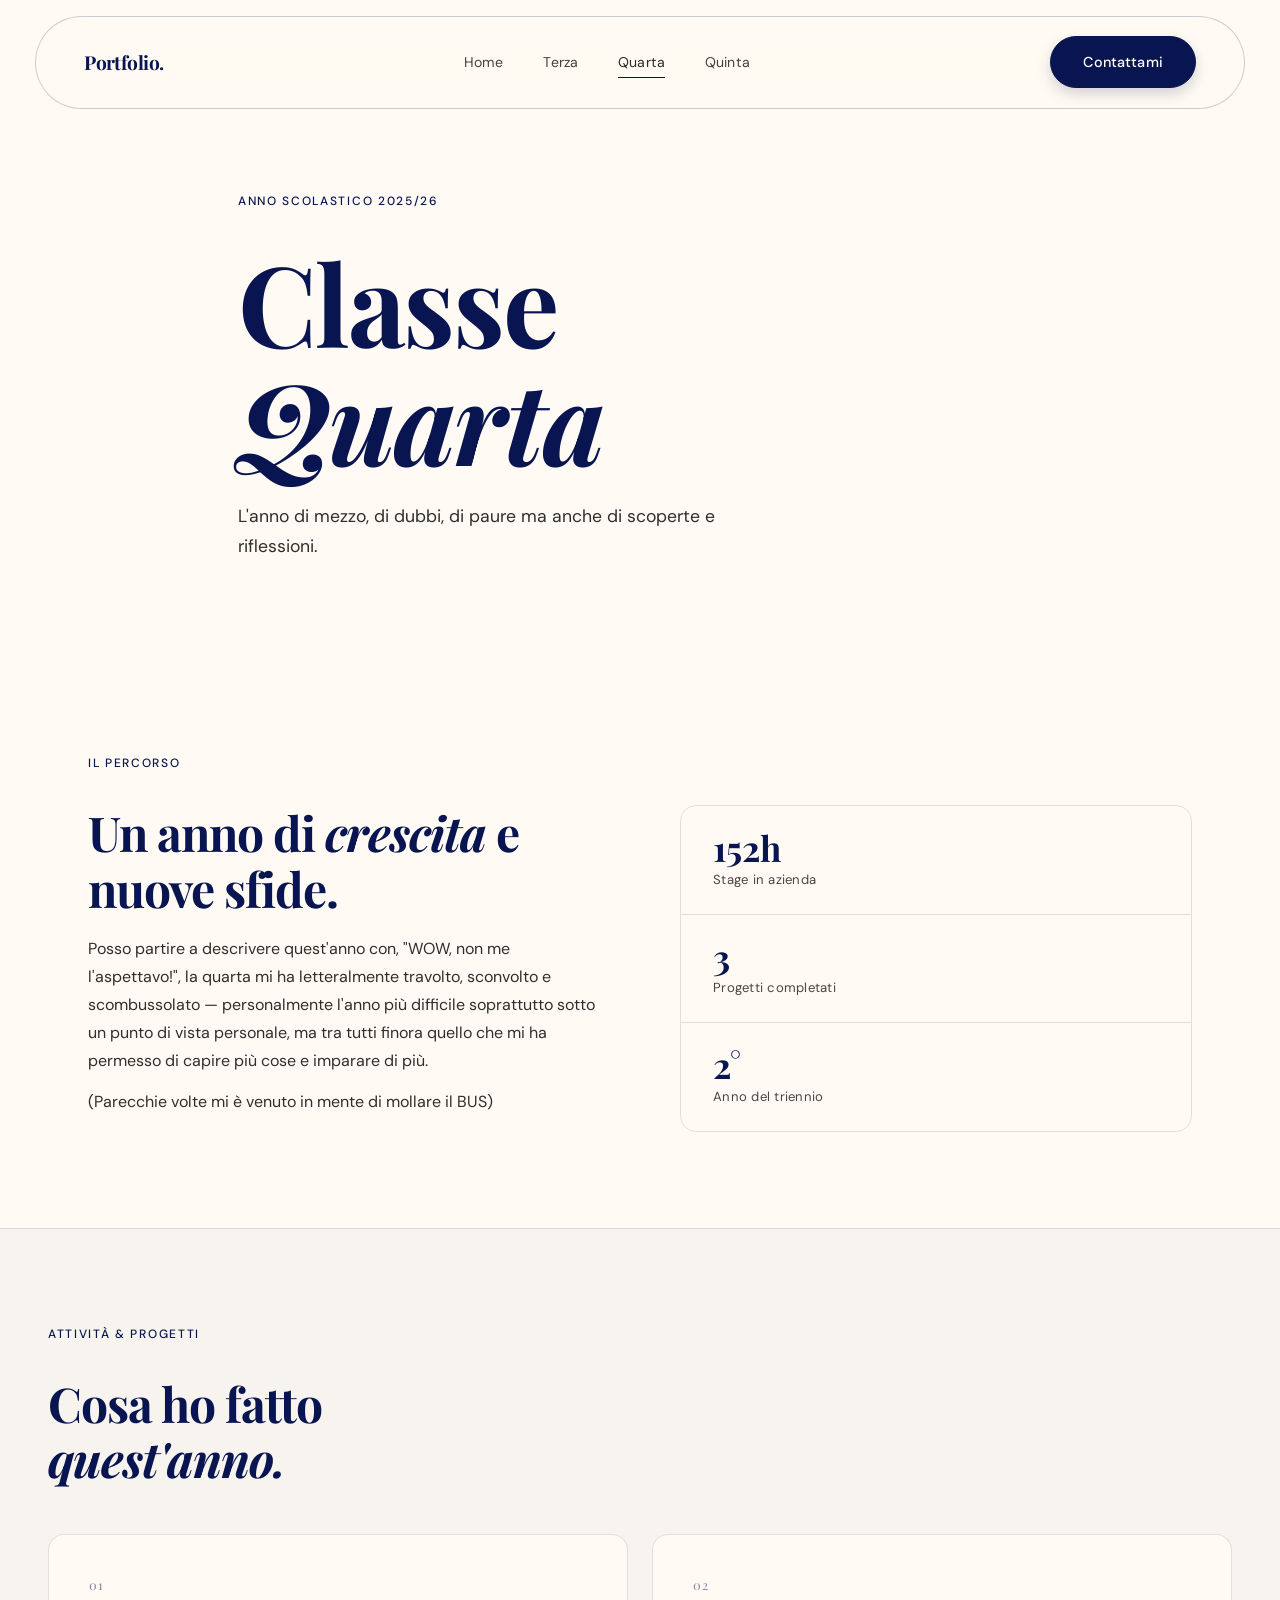
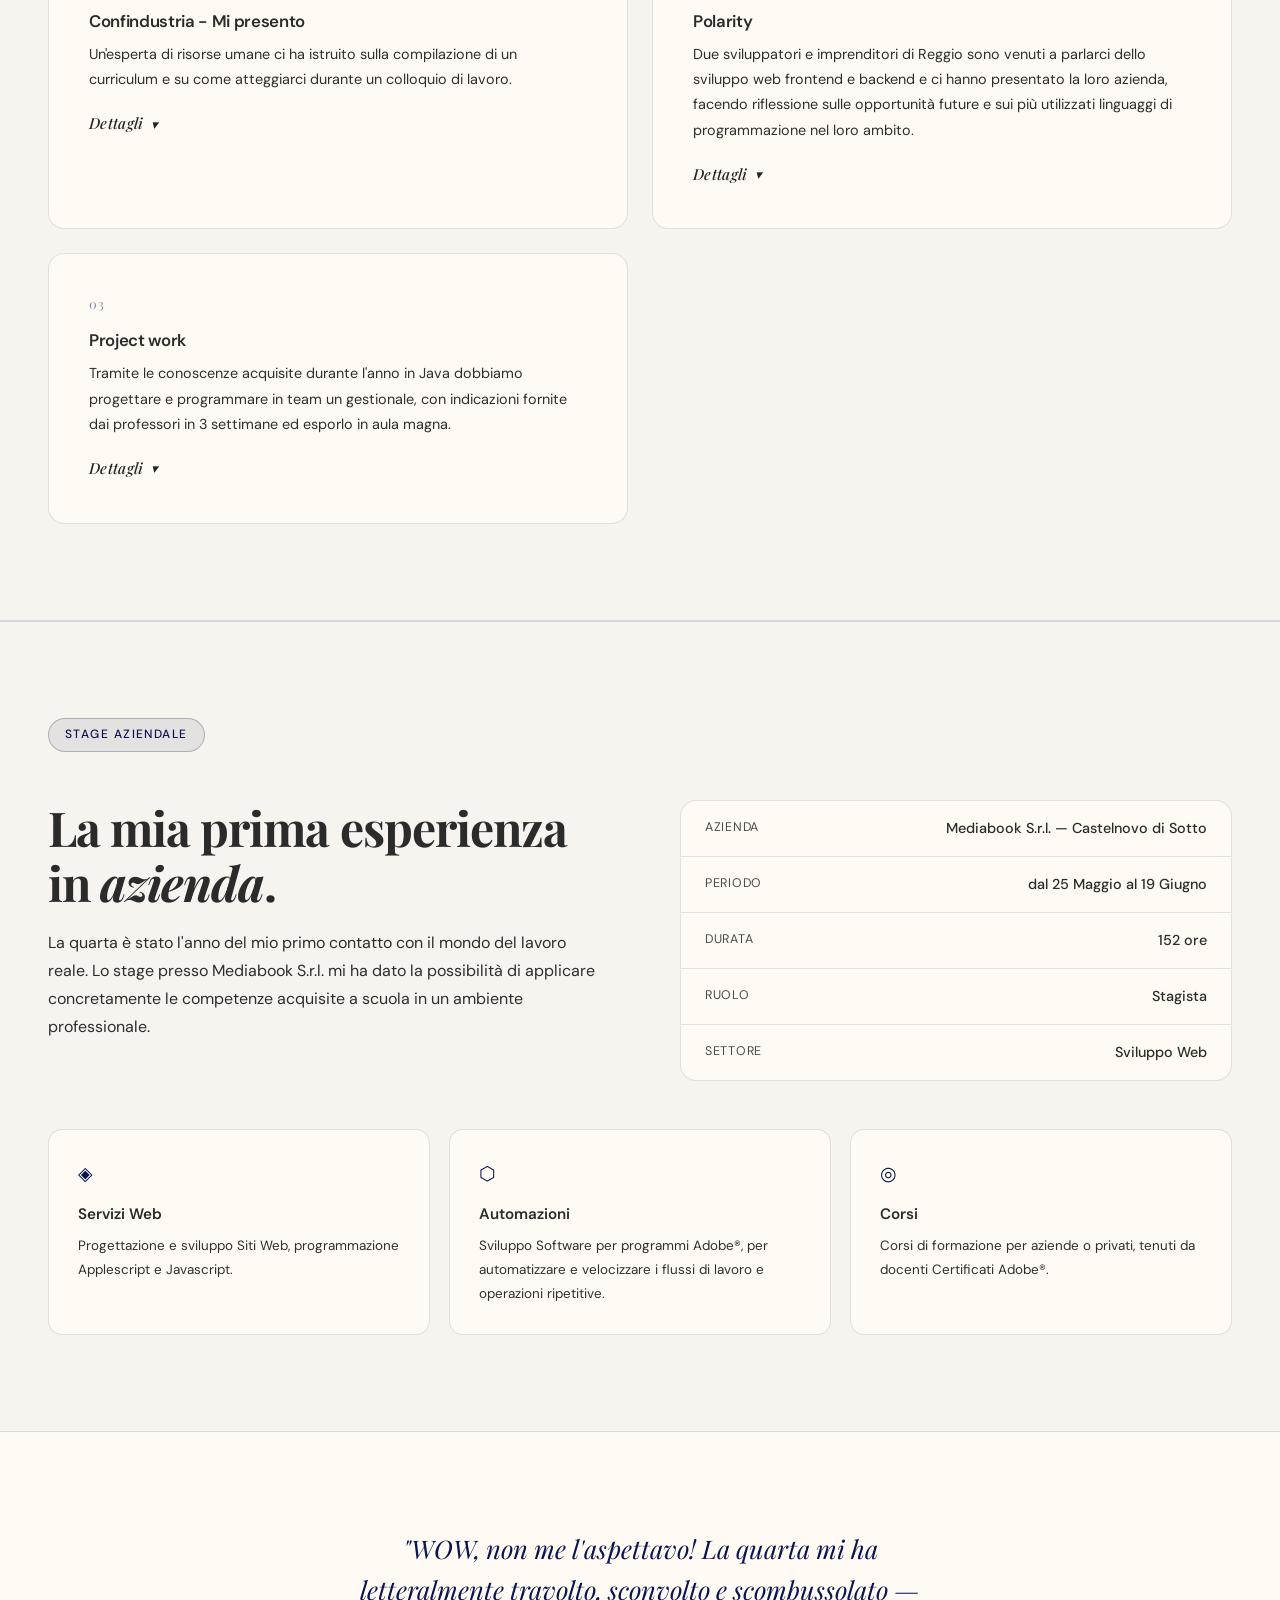
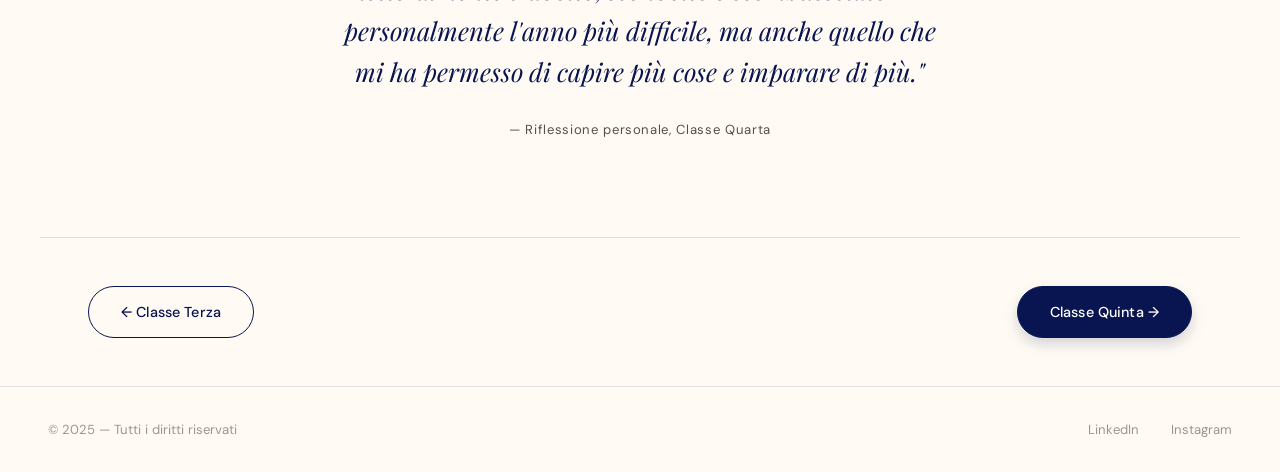
<file: quarta.html>
<!DOCTYPE html>
<html lang="it">
<head>
  <meta charset="UTF-8"/>
  <meta name="viewport" content="width=device-width, initial-scale=1.0"/>
  <title>2025/26</title>
  <link rel="stylesheet" href="style.css"/>
  <link rel="preconnect" href="https://fonts.googleapis.com">
  <link href="https://fonts.googleapis.com/css2?family=Playfair+Display:ital,wght@0,400;0,700;1,400&family=DM+Sans:wght@300;400;500&display=swap" rel="stylesheet">
</head>
<body>

  <nav class="nav">
    <div class="nav-logo">Portfolio.</div>
    <div class="nav-links">
      <a href="index.html">Home</a>
      <a href="terza.html">Terza</a>
      <a href="quarta.html" class="active">Quarta</a>
      <a href="quinta.html">Quinta</a>
    </div>
    <div class="nav-contact">
      <a href="mailto:lannunziata.riccardo@gmail.com" class="btn-pill">Contattami</a>
    </div>
    <button class="hamburger" onclick="toggleMenu()">&#9776;</button>
  </nav>

  <div class="mobile-menu" id="mobileMenu">
    <a href="index.html" onclick="toggleMenu()">Home</a>
    <a href="terza.html" onclick="toggleMenu()">Terza</a>
    <a href="quarta.html" onclick="toggleMenu()">Quarta</a>
    <a href="quinta.html" onclick="toggleMenu()">Quinta</a>
  </div>

  <section class="page-hero">
    <div class="page-hero-label fade-in">Anno Scolastico 2025/26</div>
    <h1 class="page-hero-title fade-in delay-1">Classe<br><em>Quarta</em></h1>
    <p class="page-hero-sub fade-in delay-2">L'anno di mezzo, di dubbi, di paure ma anche di scoperte e riflessioni.</p>
  </section>

  <section class="page-section">
    <div class="section-label fade-in-section">Il percorso</div>
    <div class="two-col">
      <div class="fade-in-section">
        <h2>Un anno di <em>crescita</em> e nuove sfide.</h2>
        <p>Posso partire a descrivere quest'anno con, "WOW, non me l'aspettavo!", la quarta mi ha letteralmente travolto, sconvolto e scombussolato — personalmente l'anno più difficile soprattutto sotto un punto di vista personale, ma tra tutti finora quello che mi ha permesso di capire più cose e imparare di più.</p>
        <p>(Parecchie volte mi è venuto in mente di mollare il BUS)</p>
      </div>
      <div class="stat-stack fade-in-section delay-1">
        <div class="stat-item">
          <span class="stat-num">152h</span>
          <span class="stat-label">Stage in azienda</span>
        </div>
        <div class="stat-item">
          <span class="stat-num">3</span>
          <span class="stat-label">Progetti completati</span>
        </div>
        <div class="stat-item">
          <span class="stat-num">2°</span>
          <span class="stat-label">Anno del triennio</span>
        </div>
      </div>
    </div>
  </section>

  <!-- ATTIVITÀ -->
  <section class="page-section alt-bg">
    <div class="section-label fade-in-section">Attività & Progetti</div>
    <h2 class="fade-in-section">Cosa ho fatto<br><em>quest'anno.</em></h2>
    <div class="activity-grid">
      <div class="activity-card fade-in-section">
        <div class="activity-num">01</div>
        <h3>Confindustria - Mi presento</h3>
        <p>Un'esperta di risorse umane ci ha istruito sulla compilazione di un curriculum e su come atteggiarci durante un colloquio di lavoro.</p>
        <button class="details-toggle" data-detail-title="Confindustria - Mi presento" data-detail-description="Un'esperta di risorse umane ci ha istruito sulla compilazione di un curriculum e su come atteggiarci durante un colloquio di lavoro." data-detail-tech="sapere compilare un curriculum e gestire un colloquio di lavoro." data-detail-soft="ascolto." data-detail-role="Ascoltatore" data-detail-results="---" data-detail-reflection="Molto utile soprattutto la parte in cui ci spiegava la struttura del curriculum.">Dettagli <span class="details-arrow">▾</span></button>
      </div>
      <div class="activity-card fade-in-section delay-1">
        <div class="activity-num">02</div>
        <h3>Polarity</h3>
        <p>Due sviluppatori e imprenditori di Reggio sono venuti a parlarci dello sviluppo web frontend e backend e ci hanno presentato la loro azienda, facendo riflessione sulle opportunità future e sui più utilizzati linguaggi di programmazione nel loro ambito.</p>
        <button class="details-toggle" data-detail-title="Polarity" data-detail-description="Due sviluppatori e imprenditori di Reggio sono venuti a parlarci dello sviluppo web frontend e backend e ci hanno presentato la loro azienda, facendo riflessione sulle opportunità future e sui più utilizzati linguaggi di programmazione nel loro ambito." data-detail-tech="Linguaggi web developement, struttura client server, linguaggi del futuro." data-detail-soft="ascolto e saper compilare un questionario valutato." data-detail-role="Ascoltatore" data-detail-results="---" data-detail-reflection="Una delle esperienze più utili e avvolgenti che abbia mai fatto, ne sono uscito migliorato e aggiornato per il futuro.">Dettagli <span class="details-arrow">▾</span></button>
      </div>
      <div class="activity-card fade-in-section delay-2">
        <div class="activity-num">03</div>
        <h3>Project work</h3>
        <p>Tramite le conoscenze acquisite durante l'anno in Java dobbiamo progettare e programmare in team un gestionale, con indicazioni fornite dai professori in 3 settimane ed esporlo in aula magna.</p>
        <button class="details-toggle" data-detail-title="Project work" data-detail-description="Tramite le conoscenze acquisite durante l'anno in Java dobbiamo progettare e programmare in team un gestionale, con indicazioni fornite dai professori in 3 settimane ed esporlo in aula magna." data-detail-tech="---" data-detail-soft="---" data-detail-role="---" data-detail-results="---" data-detail-reflection="---">Dettagli <span class="details-arrow">▾</span></button>
      </div>
    </div>
  </section>

  <!-- STAGE -->
  <section class="stage-section fade-in-section">
    <div class="stage-inner">
      <div class="stage-badge">Stage Aziendale</div>
      <div class="stage-grid">
        <div class="fade-in-section">
          <h2>La mia prima esperienza<br>in <em>azienda</em>.</h2>
          <p>La quarta è stato l'anno del mio primo contatto con il mondo del lavoro reale. Lo stage presso Mediabook S.r.l. mi ha dato la possibilità di applicare concretamente le competenze acquisite a scuola in un ambiente professionale.</p>
        </div>
        <div class="stage-details fade-in-section delay-1">
          <div class="stage-detail-item">
            <span class="stage-detail-label">Azienda</span>
            <span class="stage-detail-value">Mediabook S.r.l. — Castelnovo di Sotto</span>
          </div>
          <div class="stage-detail-item">
            <span class="stage-detail-label">Periodo</span>
            <span class="stage-detail-value">dal 25 Maggio al 19 Giugno</span>
          </div>
          <div class="stage-detail-item">
            <span class="stage-detail-label">Durata</span>
            <span class="stage-detail-value">152 ore</span>
          </div>
          <div class="stage-detail-item">
            <span class="stage-detail-label">Ruolo</span>
            <span class="stage-detail-value">Stagista</span>
          </div>
          <div class="stage-detail-item">
            <span class="stage-detail-label">Settore</span>
            <span class="stage-detail-value">Sviluppo Web</span>
          </div>
        </div>
      </div>

      <div class="stage-activities">
        <div class="stage-activity-card fade-in-section">
          <div class="sa-icon">◈</div>
          <h4>Servizi Web</h4>
          <p>Progettazione e sviluppo Siti Web, programmazione Applescript e Javascript.</p>
        </div>
        <div class="stage-activity-card fade-in-section delay-1">
          <div class="sa-icon">⬡</div>
          <h4>Automazioni</h4>
          <p>Sviluppo Software per programmi Adobe®, per automatizzare e velocizzare i flussi di lavoro e operazioni ripetitive.</p>
        </div>
        <div class="stage-activity-card fade-in-section delay-2">
          <div class="sa-icon">◎</div>
          <h4>Corsi</h4>
          <p>Corsi di formazione per aziende o privati, tenuti da docenti Certificati Adobe®.</p>
        </div>
      </div>
    </div>
  </section>

  <section class="reflection fade-in-section">
    <blockquote>
      "WOW, non me l'aspettavo! La quarta mi ha letteralmente travolto, sconvolto e scombussolato — personalmente l'anno più difficile, ma anche quello che mi ha permesso di capire più cose e imparare di più."
    </blockquote>
    <cite>— Riflessione personale, Classe Quarta</cite>
  </section>

  <section class="page-nav fade-in-section">
    <a href="terza.html" class="btn-outline">← Classe Terza</a>
    <a href="quinta.html" class="btn-dark">Classe Quinta →</a>
  </section>

  <div class="details-overlay" id="detailsOverlay" aria-hidden="true">
    <div class="details-panel" role="dialog" aria-modal="true" aria-labelledby="detailsTitle">
      <button class="details-close" id="detailsClose" aria-label="Chiudi dettagli">×</button>
      <h3 id="detailsTitle">Dettagli attività</h3>
      <p id="detailsDescription"></p>
      <div class="details-skills">
        <div class="details-skill-block">
          <h4>Ruolo</h4>
          <p id="detailsRole"></p>
        </div>
        <div class="details-skill-block">
          <h4>Risultati</h4>
          <p id="detailsResults"></p>
        </div>
        <div class="details-skill-block">
          <h4>Competenze tecniche</h4>
          <p id="detailsTech"></p>
        </div>
        <div class="details-skill-block">
          <h4>Competenze trasversali</h4>
          <p id="detailsSoft"></p>
        </div>
        <div class="details-skill-block details-reflection-block">
          <h4>Riflessione</h4>
          <p id="detailsReflection"></p>
        </div>
      </div>
    </div>
  </div>

  <footer class="footer">
    <div class="footer-left">© 2025 — Tutti i diritti riservati</div>
    <div class="footer-right">
      <a href="https://www.linkedin.com/in/riccardo-lannunziata-584561280?utm_source=share&utm_campaign=share_via&utm_content=profile&utm_medium=android_app">LinkedIn</a>
      <a href="https://www.instagram.com/_riccardolannu_?igsh=MTgzd2gxZWViY2d0dg==">Instagram</a>
    </div>
  </footer>

  <script src="main.js"></script>
</body>
</html>
</file>
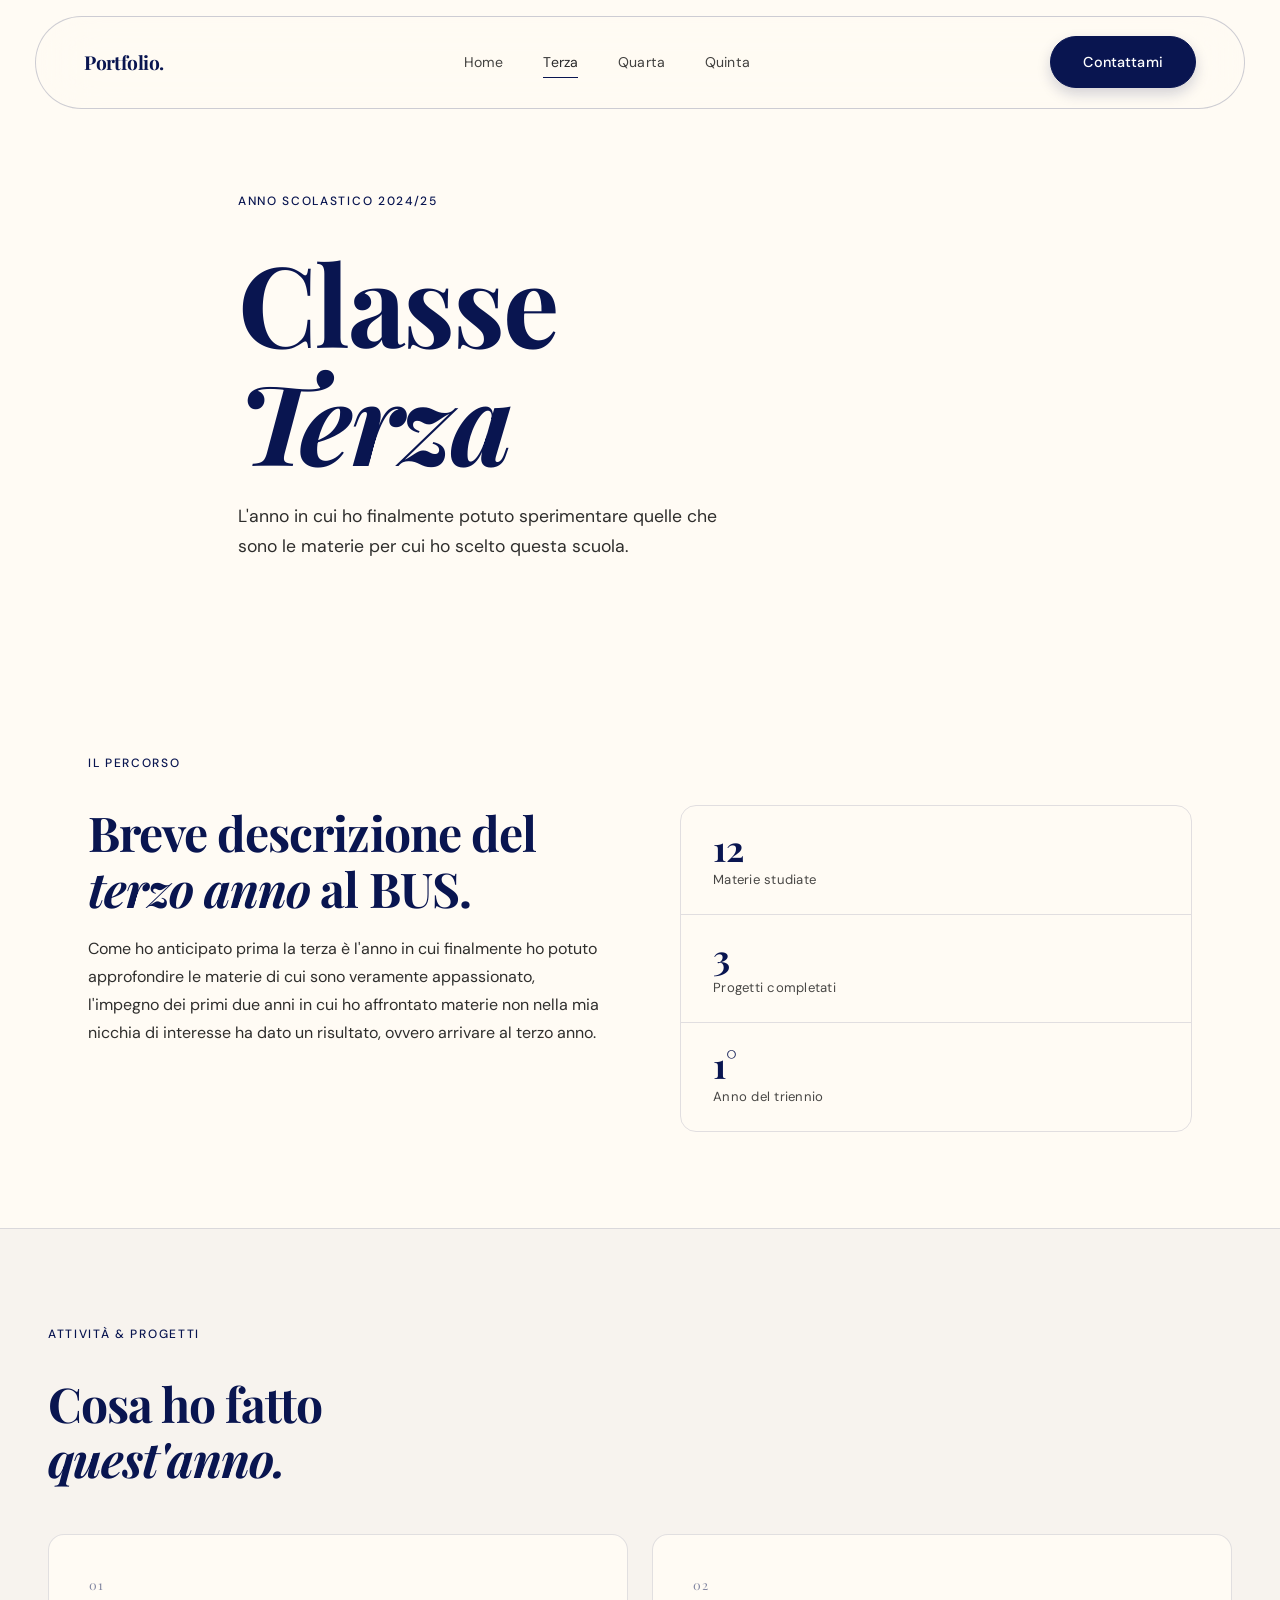
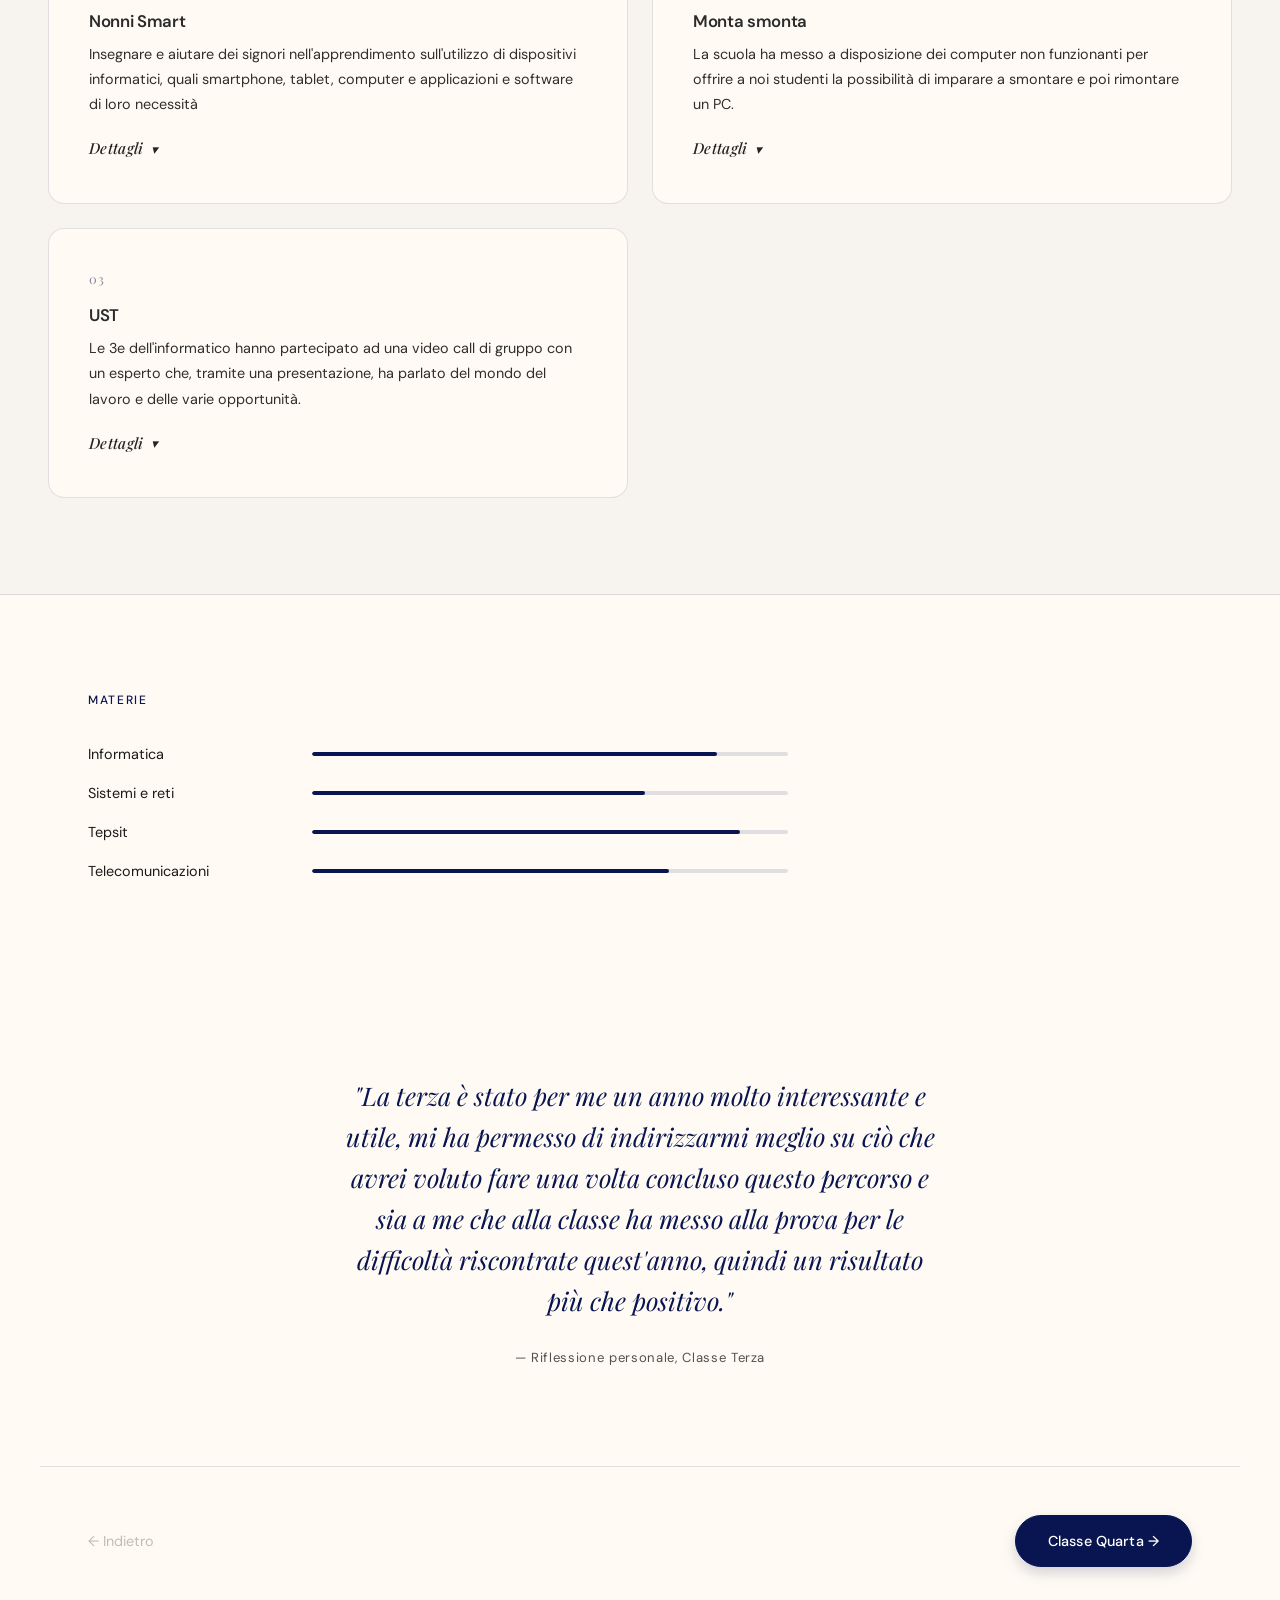
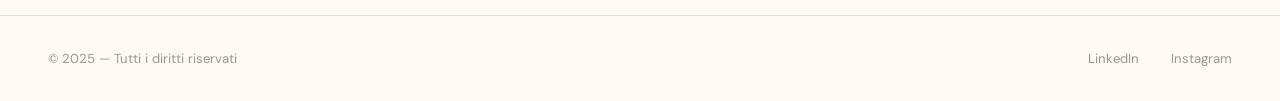
<file: terza.html>
<!DOCTYPE html>
<html lang="it">
<head>
  <meta charset="UTF-8"/>
  <meta name="viewport" content="width=device-width, initial-scale=1.0"/>
  <title>2024/25</title>
  <link rel="stylesheet" href="style.css"/>
  <link rel="preconnect" href="https://fonts.googleapis.com">
  <link href="https://fonts.googleapis.com/css2?family=Playfair+Display:ital,wght@0,400;0,700;1,400&family=DM+Sans:wght@300;400;500&display=swap" rel="stylesheet">
</head>
<body>

  <nav class="nav">
    <div class="nav-logo">Portfolio.</div>
    <div class="nav-links">
      <a href="index.html">Home</a>
      <a href="terza.html" class="active">Terza</a>
      <a href="quarta.html">Quarta</a>
      <a href="quinta.html">Quinta</a>
    </div>
    <div class="nav-contact">
      <a href="mailto:lannunziata.riccardo@gmail.com" class="btn-pill">Contattami</a>
    </div>
    <button class="hamburger" onclick="toggleMenu()">&#9776;</button>
  </nav>

  <div class="mobile-menu" id="mobileMenu">
    <a href="index.html" onclick="toggleMenu()">Home</a>
    <a href="terza.html" onclick="toggleMenu()">Terza</a>
    <a href="quarta.html" onclick="toggleMenu()">Quarta</a>
    <a href="quinta.html" onclick="toggleMenu()">Quinta</a>
  </div>

  <!-- PAGE HERO -->
  <section class="page-hero">
    <div class="page-hero-label fade-in">Anno Scolastico 2024/25</div>
    <h1 class="page-hero-title fade-in delay-1">Classe<br><em>Terza</em></h1>
    <p class="page-hero-sub fade-in delay-2">L'anno in cui ho finalmente potuto sperimentare quelle che sono le materie per cui ho scelto questa scuola.</p>
    <!-- Breve descrizione: "Come ho anticipato prima la terza è l'anno in cui finalmente ho potuto approfondire le materie di cui sono veramente appassionato..." -->
  </section>

  <!-- INTRO / MATERIE -->
  <section class="page-section">
    <div class="section-label fade-in-section">Il percorso</div>
    <div class="two-col">
      <div class="fade-in-section">
        <h2>Breve descrizione del <em>terzo anno</em> al BUS.</h2>
        <p>Come ho anticipato prima la terza è l'anno in cui finalmente ho potuto approfondire le materie di cui sono veramente appassionato, l'impegno dei primi due anni in cui ho affrontato materie non nella mia nicchia di interesse ha dato un risultato, ovvero arrivare al terzo anno.</p>
      </div>
      <div class="stat-stack fade-in-section delay-1">
        <div class="stat-item">
          <span class="stat-num">12</span>
          <span class="stat-label">Materie studiate</span>
        </div>
        <div class="stat-item">
          <span class="stat-num">3</span>
          <span class="stat-label">Progetti completati</span>
        </div>
        <div class="stat-item">
          <span class="stat-num">1°</span>
          <span class="stat-label">Anno del triennio</span>
        </div>
      </div>
    </div>
  </section>

  <!-- ATTIVITÀ -->
  <section class="page-section alt-bg">
    <div class="section-label fade-in-section">Attività & Progetti</div>
    <h2 class="fade-in-section">Cosa ho fatto<br><em>quest'anno.</em></h2>
    <div class="activity-grid">
      <div class="activity-card fade-in-section">
        <div class="activity-num">01</div>
        <h3>Nonni Smart</h3>
        <p>Insegnare e aiutare dei signori nell'apprendimento sull'utilizzo di dispositivi informatici, quali smartphone, tablet, computer e applicazioni e software di loro necessità</p>
        <button class="details-toggle" data-detail-title="Nonni smart" data-detail-description="Insegnare e aiutare dei signori nell'apprendimento sull'utilizzo di dispositivi informatici, quali smartphone, tablet, computer e applicazioni e software di loro necessità" data-detail-tech="Conoscenza delle risposte alle domande fornite dai signori anziani." data-detail-soft="pazienza, chiarezza espositiva, pazienza e.. pazienza." data-detail-role="insegnate per gli anziani" data-detail-results="l'insegnamento di nuove competenze ai nostri &quot;alunni&quot;." data-detail-reflection="Ho amato questa esperienza perchè ha messo a dura prova la mia pazienza e la mia capacità di spiegare e relazionarmi con le persone.">Dettagli <span class="details-arrow">▾</span></button>
      </div>
      <div class="activity-card fade-in-section delay-1">
        <div class="activity-num">02</div>
        <h3>Monta smonta</h3>
        <p>La scuola ha messo a disposizione dei computer non funzionanti per offrire a noi studenti la possibilità di imparare a smontare e poi rimontare un PC.</p>
        <button class="details-toggle" data-detail-title="Monta Smonta" data-detail-description="La scuola ha messo a disposizione dei computer non funzionanti per offrire a noi studenti la possibilità di imparare a smontare e poi rimontare un PC." data-detail-tech="Conoscenza dei componenti e dei collegamenti del pc." data-detail-soft="precisione, memoria, pazienza." data-detail-role="Tecnico addetto allo smontare e rimontare un pc." data-detail-results="Capacità di smontare e rimontare un pc." data-detail-reflection="Competenza che già avevo, ma che comunque ho avuto il piacere di ritestare.">Dettagli <span class="details-arrow">▾</span></button>
      </div>
      <div class="activity-card fade-in-section delay-2">
        <div class="activity-num">03</div>
        <h3>UST</h3>
        <p>Le 3e dell'informatico hanno partecipato ad una video call di gruppo con un esperto che, tramite una presentazione,  ha parlato del mondo del lavoro e delle varie opportunità.</p>
        <button class="details-toggle" data-detail-title="UST" data-detail-description="Le 3e dell'informatico hanno partecipato ad una video call di gruppo con un esperto che, tramite una presentazione, ha parlato del mondo del lavoro e delle varie opportunità." data-detail-tech="Apprendimento delle opportunità di lavoro." data-detail-soft="ascolto e prendere appunti." data-detail-role="Ascoltatore." data-detail-results="" data-detail-reflection="Interessante ma a già a conoscenza di tutto.">Dettagli <span class="details-arrow">▾</span></button>
      </div>

    </div>
  </section>

  <!-- MATERIE -->
  <section class="page-section">
    <div class="section-label fade-in-section">Materie</div>
    <div class="subjects-list">
      <div class="subject-row fade-in-section">
        <span class="subject-name">Informatica</span>
        <span class="subject-bar"><span style="width:85%"></span></span>
      </div>
      <div class="subject-row fade-in-section delay-1">
        <span class="subject-name">Sistemi e reti</span>
        <span class="subject-bar"><span style="width:70%"></span></span>
      </div>
      <div class="subject-row fade-in-section delay-2">
        <span class="subject-name">Tepsit</span>
        <span class="subject-bar"><span style="width:90%"></span></span>
      </div>
      <div class="subject-row fade-in-section delay-3">
        <span class="subject-name">Telecomunicazioni</span>
        <span class="subject-bar"><span style="width:75%"></span></span>
      </div>
      
    </div>
  </section>

  <!-- RIFLESSIONE -->
  <section class="reflection fade-in-section">
    <blockquote>
      "La terza è stato per me un anno molto interessante e utile, mi ha permesso di indirizzarmi meglio su ciò che avrei voluto fare una volta concluso questo percorso e sia a me che alla classe ha messo alla prova per le difficoltà riscontrate quest'anno, quindi un risultato più che positivo."
    </blockquote>
    <cite>— Riflessione personale, Classe Terza</cite>
  </section>

  <!-- PAGE NAV -->
  <section class="page-nav fade-in-section">
    <span class="page-nav-disabled">← Indietro</span>
    <a href="quarta.html" class="btn-dark">Classe Quarta →</a>
  </section>

  <div class="details-overlay" id="detailsOverlay" aria-hidden="true">
    <div class="details-panel" role="dialog" aria-modal="true" aria-labelledby="detailsTitle">
      <button class="details-close" id="detailsClose" aria-label="Chiudi dettagli">×</button>
      <h3 id="detailsTitle">Dettagli attività</h3>
      <p id="detailsDescription"></p>
      <div class="details-skills">
        <div class="details-skill-block">
          <h4>Ruolo</h4>
          <p id="detailsRole"></p>
        </div>
        <div class="details-skill-block">
          <h4>Risultati</h4>
          <p id="detailsResults"></p>
        </div>
        <div class="details-skill-block">
          <h4>Competenze tecniche</h4>
          <p id="detailsTech"></p>
        </div>
        <div class="details-skill-block">
          <h4>Competenze trasversali</h4>
          <p id="detailsSoft"></p>
        </div>
        <div class="details-skill-block details-reflection-block">
          <h4>Riflessione</h4>
          <p id="detailsReflection"></p>
        </div>
      </div>
    </div>
  </div>

  <footer class="footer">
    <div class="footer-left">© 2025 — Tutti i diritti riservati</div>
    <div class="footer-right">
      <a href="https://www.linkedin.com/in/riccardo-lannunziata-584561280?utm_source=share&utm_campaign=share_via&utm_content=profile&utm_medium=android_app">LinkedIn</a>
      <a href="https://www.instagram.com/_riccardolannu_?igsh=MTgzd2gxZWViY2d0dg==">Instagram</a>
    </div>
  </footer>

  <script src="main.js"></script>
</body>
</html>
</file>
<file: style.css>
/* === VARIABLES === */
:root {
  --navy: #091550;
  --cream: #fffbf4;
  --black: #2b2b2c;
  --white: #ffffff;
  --navy-light: rgba(9, 21, 80, 0.06);
  --navy-mid: rgba(9, 21, 80, 0.12);
  --transition: 0.55s cubic-bezier(0.22, 0.61, 0.36, 1);
}

/* === RESET === */
*, *::before, *::after { box-sizing: border-box; margin: 0; padding: 0; }

html { scroll-behavior: smooth; }

body {
  font-family: 'DM Sans', sans-serif;
  background-color: var(--cream);
  color: var(--black);
  font-size: 16px;
  line-height: 1.6;
  overflow-x: hidden;
}

a { text-decoration: none; color: inherit; }
em { font-family: 'Playfair Display', serif; font-style: italic; }

/* === TYPOGRAPHY === */
h1, h2, h3 {
  font-family: 'Playfair Display', serif;
  font-weight: 700;
  line-height: 1.15;
  letter-spacing: -0.02em;
  color: var(--black);
}

h1 { font-size: clamp(2.8rem, 7vw, 5.5rem); }
h2 { font-size: clamp(1.8rem, 4vw, 3rem); }
h3 { font-size: 1.2rem; font-family: 'DM Sans', sans-serif; font-weight: 500; }
p { color: rgba(0,0,0,0.82); line-height: 1.75; }

/* === NAV === */
.nav {
  position: fixed;
  top: 1rem;
  left: 2.2rem;
  right: 2.2rem;
  z-index: 100;
  display: flex;
  align-items: center;
  justify-content: space-between;
  padding: 1.2rem 3rem;
  border-radius: 999px;
  background: rgba(255, 251, 244, 0.44);
  backdrop-filter: blur(28px) saturate(1.2);
  -webkit-backdrop-filter: blur(28px) saturate(1.2);
  border: 1px solid rgba(9, 21, 80, 0.2);
  transition: background var(--transition), backdrop-filter var(--transition), box-shadow var(--transition), border-color var(--transition);
  box-shadow: 0 14px 34px rgba(9, 21, 80, 0.16);
}

.nav.scrolled {
  background: rgba(255, 251, 244, 0.56);
  backdrop-filter: blur(32px) saturate(1.25);
  -webkit-backdrop-filter: blur(32px) saturate(1.25);
  border-color: rgba(9, 21, 80, 0.26);
  box-shadow: 0 16px 36px rgba(9, 21, 80, 0.2);
}

.nav-logo {
  font-family: 'Playfair Display', serif;
  font-size: 1.2rem;
  font-weight: 700;
  color: var(--navy);
  letter-spacing: -0.03em;
}

.nav-links {
  display: flex;
  gap: 2.5rem;
}

.nav-links a {
  font-size: 0.88rem;
  font-weight: 400;
  color: rgba(0,0,0,0.74);
  letter-spacing: 0.01em;
  transition: color var(--transition);
  position: relative;
}

.nav-links a::after {
  content: '';
  position: absolute;
  bottom: -4px; left: 0; right: 0;
  height: 1px;
  background: var(--navy);
  transform: scaleX(0);
  transform-origin: left;
  transition: transform var(--transition);
}

.nav-links a:hover, .nav-links a.active {
  color: var(--black);
}

.nav-links a.active::after,
.nav-links a:hover::after {
  transform: scaleX(1);
}

.hamburger {
  display: none;
  background: none;
  border: none;
  font-size: 1.3rem;
  cursor: pointer;
  color: var(--black);
}

.mobile-menu {
  display: none;
  position: fixed;
  top: 82px;
  left: 2.2rem;
  right: 2.2rem;
  z-index: 99;
  background: rgba(255, 251, 244, 0.62);
  backdrop-filter: blur(22px) saturate(1.15);
  -webkit-backdrop-filter: blur(22px) saturate(1.15);
  border-radius: 18px;
  border: 1px solid rgba(9, 21, 80, 0.22);
  padding: 1.5rem 2rem;
  flex-direction: column;
  gap: 1.2rem;
}
.mobile-menu.open { display: flex; }
.mobile-menu a {
  font-size: 1rem;
  color: rgba(0,0,0,0.9);
  font-weight: 400;
}

/* === BUTTONS === */

/* --- STILE 1: outline (solo bordo) --- */
.btn-outline,
.btn-outline-light,
.btn-dark-outline {
  display: inline-flex;
  align-items: center;
  justify-content: center;
  gap: 0.4em;
  border-radius: 100px;
  border: 1.6px solid var(--navy);
  background: transparent;
  color: var(--navy);
  font-weight: 500;
  font-size: 0.9rem;
  padding: 0.85rem 2rem;
  letter-spacing: 0.01em;
  cursor: pointer;
  transition: background-color 0.35s cubic-bezier(0.22, 0.61, 0.36, 1),
              color 0.35s cubic-bezier(0.22, 0.61, 0.36, 1),
              box-shadow 0.35s cubic-bezier(0.22, 0.61, 0.36, 1);
}

.btn-outline .btn-arrow,
.btn-outline-light .btn-arrow,
.btn-dark-outline .btn-arrow {
  display: inline-block;
  transition: none;
}

.btn-outline:hover,
.btn-outline-light:hover,
.btn-dark-outline:hover {
  background: var(--navy);
  color: var(--white);
  box-shadow: 0 8px 18px rgba(9, 21, 80, 0.16);
}

.btn-outline:hover .btn-arrow,
.btn-outline-light:hover .btn-arrow,
.btn-dark-outline:hover .btn-arrow {
  transform: none;
}

/* --- STILE 2: fill (sfondo pieno) --- */
.btn-pill,
.btn-dark {
  display: inline-flex;
  align-items: center;
  justify-content: center;
  border-radius: 100px;
  border: 1.6px solid var(--navy);
  background: var(--navy);
  color: var(--white);
  font-weight: 500;
  font-size: 0.9rem;
  padding: 0.85rem 2rem;
  letter-spacing: 0.01em;
  cursor: pointer;
  transition: background-color 0.35s cubic-bezier(0.22, 0.61, 0.36, 1),
              color 0.35s cubic-bezier(0.22, 0.61, 0.36, 1),
              box-shadow 0.35s cubic-bezier(0.22, 0.61, 0.36, 1);
  box-shadow: 0 6px 14px rgba(9, 21, 80, 0.18);
}

.btn-pill:hover,
.btn-dark:hover {
  background: var(--white);
  color: var(--navy);
  box-shadow: 0 10px 22px rgba(9, 21, 80, 0.2);
}

.btn-outline { font-size: 0.9rem; padding: 0.85rem 2rem; }

/* back-arrow in nav buttons translates down on hover */
.page-nav .btn-outline:hover {
  /* arrow already handled by .btn-arrow span */
}

.btn-glow {
  position: static;
}

.btn-glow:not(.btn-dark):not(.btn-pill)::after {
  opacity: 0;
}

.btn-glow:not(.btn-dark):not(.btn-pill):hover::after {
  opacity: 0;
}

.year-card.btn-glow {
  transition: transform 0.22s ease, box-shadow 0.22s ease, border-color 0.22s ease, background-color 0.22s ease;
}

.year-card.btn-glow::after {
  border-radius: 20px;
}

.year-card.featured.btn-glow {
  background: rgba(9, 21, 80, 0.08);
}

.year-card.featured.btn-glow:hover {
  background: #050d37;
  border-color: rgba(131, 165, 255, 0.7);
}

.year-card.btn-glow:hover {
  border-color: rgba(131, 165, 255, 0.65);
  box-shadow: 0 18px 36px rgba(5, 13, 55, 0.28);
}

.year-card.featured.btn-glow:hover .year-num,
.year-card.featured.btn-glow:hover .year-title,
.year-card.featured.btn-glow:hover p,
.year-card.featured.btn-glow:hover .year-arrow {
  color: #ffffff;
}

/* === HERO === */
.hero {
  min-height: 100vh;
  display: flex;
  flex-direction: column;
  align-items: center;
  justify-content: center;
  text-align: center;
  padding: 8rem 2rem 4rem;
  position: relative;
  overflow: hidden;
}

.hero-tag {
  display: inline-block;
  font-size: 0.82rem;
  letter-spacing: 0.08em;
  text-transform: uppercase;
  color: var(--navy);
  background: var(--navy-light);
  padding: 0.4rem 1rem;
  border-radius: 100px;
  margin-bottom: 1.5rem;
  border: 1px solid var(--navy-mid);
}

.hero-title {
  max-width: 800px;
  margin-bottom: 1.5rem;
}

.hero-sub {
  max-width: 480px;
  font-size: 1.05rem;
  margin-bottom: 2.5rem;
  color: rgba(0,0,0,0.82);
}

.hero-orb {
  position: absolute;
  width: 600px;
  height: 600px;
  border-radius: 50%;
  background: radial-gradient(circle, rgba(9,21,80,0.07) 0%, transparent 70%);
  top: 50%; left: 50%;
  transform: translate(-50%, -50%);
  pointer-events: none;
  animation: pulse 6s ease-in-out infinite;
}

@keyframes pulse {
  0%, 100% { transform: translate(-50%, -50%) scale(1); opacity: 1; }
  50% { transform: translate(-50%, -50%) scale(1.08); opacity: 0.7; }
}

/* === NAME COLOR ANIMATION === */
@keyframes nameColorShift {
  0%   { color: #091550; }
  20%  { color: #1a3fa8; }
  40%  { color: #3d6eff; }
  60%  { color: #091550; }
  80%  { color: #5b21b6; }
  100% { color: #091550; }
}

.hero-title .animated-name {
  animation: nameColorShift 6s ease-in-out infinite;
  display: inline;
}

/* === BRANDS === */
.brands {
  padding: 2.5rem 3rem;
  display: flex;
  align-items: center;
  justify-content: flex-start;
  gap: 2.8rem;
  overflow: hidden;
  border-top: 1px solid var(--navy-mid);
  border-bottom: 1px solid var(--navy-mid);
  background: rgba(9,21,80,0.025);
}

.brands-track {
  display: flex;
  align-items: center;
  gap: 2.8rem;
  min-width: max-content;
  flex-shrink: 0;
  animation: brandsScroll 42s linear infinite;
}

.brands span {
  font-size: 0.78rem;
  letter-spacing: 0.12em;
  text-transform: uppercase;
  color: rgba(0,0,0,0.62);
  font-weight: 500;
}

@keyframes brandsScroll {
  from { transform: translateX(0); }
  to { transform: translateX(-100%); }
}

/* === ABOUT === */
.about {
  padding: 7rem 3rem;
  max-width: 1200px;
  margin: 0 auto;
}

.about-label, .section-label, .skills-label, .years-label, .page-hero-label {
  font-size: 0.75rem;
  letter-spacing: 0.14em;
  text-transform: uppercase;
  color: var(--navy);
  font-weight: 500;
  margin-bottom: 2rem;
  opacity: 0.7;
}

.page-hero-title,
.page-section h2,
.years h2 {
  color: var(--navy);
}

.about-grid {
  display: grid;
  grid-template-columns: 1fr 1fr;
  gap: 6rem;
  align-items: start;
  margin-top: 1rem;
}

.about-left h2 { font-size: clamp(1.6rem, 3.5vw, 2.6rem); }
.about-left p {
  margin-top: 1rem;
  max-width: 48ch;
}

.about-right {
  display: flex;
  flex-direction: column;
  gap: 1.2rem;
}
.about-right .btn-outline { align-self: flex-start; margin-top: 0.5rem; }

.about-photo-slot {
  width: min(420px, 100%);
  aspect-ratio: 4 / 3;
  border: 1.5px dashed rgba(9,21,80,0.28);
  border-radius: 16px;
  background: rgba(9,21,80,0.04);
  display: flex;
  align-items: center;
  justify-content: center;
  position: relative;
  overflow: hidden;
  margin-bottom: 0.6rem;
}

.about-photo-slot img {
  width: 100%;
  height: 100%;
  object-fit: cover;
  display: block;
}

.about-photo-slot span {
  position: absolute;
  left: 50%;
  top: 50%;
  transform: translate(-50%, -50%);
  font-size: 0.8rem;
  letter-spacing: 0.05em;
  color: rgba(0,0,0,0.62);
  background: rgba(255,251,244,0.92);
  padding: 0.38rem 0.7rem;
  border-radius: 999px;
}

/* === SKILLS === */
.skills {
  padding: 6rem 3rem;
  background: rgba(9,21,80,0.03);
  border-top: 1px solid var(--navy-mid);
  border-bottom: 1px solid var(--navy-mid);
}

.skills-label { text-align: center; }

.skills-grid {
  display: grid;
  grid-template-columns: repeat(4, 1fr);
  gap: 1.5rem;
  max-width: 1200px;
  margin: 2rem auto 0;
}

.skill-card {
  padding: 2rem;
  background: var(--cream);
  border: 1px solid var(--navy-mid);
  border-radius: 16px;
  transition: all var(--transition);
  position: relative;
  overflow: hidden;
}
.skill-card:hover {
  transform: translateY(-7px);
  box-shadow: 0 20px 42px rgba(9,21,80,0.12);
  border-color: rgba(9,21,80,0.35);
}

.skill-card::before {
  content: '';
  position: absolute;
  inset: 0;
  border-radius: 16px;
  padding: 1px;
  background: conic-gradient(from 35deg at 100% 100%, rgba(9,21,80,0) 0deg, rgba(9,21,80,0.78) 110deg, rgba(9,21,80,0) 220deg, rgba(9,21,80,0) 360deg);
  -webkit-mask: linear-gradient(#000 0 0) content-box, linear-gradient(#000 0 0);
  -webkit-mask-composite: xor;
  mask-composite: exclude;
  opacity: 0;
  transition: opacity var(--transition), transform var(--transition);
  transform: translateY(8px);
  pointer-events: none;
}

.skill-card:hover::before {
  opacity: 1;
  transform: translateY(0);
}

.skill-icon {
  font-size: 1.4rem;
  color: var(--navy);
  margin-bottom: 1rem;
}

.skill-card h3 { font-size: 1rem; font-weight: 600; margin-bottom: 0.5rem; }
.skill-card p { font-size: 0.88rem; }

/* === YEARS === */
.years {
  padding: 7rem 3rem;
  max-width: 1200px;
  margin: 0 auto;
}

.years h2 { font-size: clamp(2rem, 4.5vw, 3.5rem); margin-bottom: 3rem; }

.years-cards {
  display: grid;
  grid-template-columns: repeat(3, 1fr);
  gap: 1.5rem;
}

.year-card {
  display: block;
  padding: 2.5rem;
  border: 1.5px solid var(--navy-mid);
  border-radius: 20px;
  transition: all var(--transition);
  position: relative;
  overflow: hidden;
  box-shadow: none;
}

.year-card::before {
  content: '';
  position: absolute;
  inset: 0;
  background: var(--navy);
  transform: translateY(100%);
  transition: transform var(--transition);
  z-index: 0;
}

.year-card:hover::before { transform: translateY(0); }

.year-card:hover .year-num,
.year-card:hover .year-title,
.year-card:hover p,
.year-card:hover .year-arrow {
  color: var(--cream);
}

.year-card > * { position: relative; z-index: 1; }

.year-card.featured {
  background: rgba(9,21,80,0.05);
  border-color: rgba(9,21,80,0.28);
}
.year-card.featured .year-num,
.year-card.featured .year-title,
.year-card.featured p,
.year-card.featured .year-arrow {
  color: var(--navy);
}
.year-card.featured p { color: rgba(0,0,0,0.78); }

.year-num {
  font-family: 'Playfair Display', serif;
  font-size: 3.5rem;
  font-weight: 700;
  color: var(--navy);
  line-height: 1;
  margin-bottom: 0.8rem;
  transition: color var(--transition);
}

.year-title {
  font-size: 1rem;
  font-weight: 600;
  margin-bottom: 0.6rem;
  transition: color var(--transition);
}

.year-card p { font-size: 0.88rem; margin-bottom: 1.5rem; transition: color var(--transition); }

.year-arrow {
  font-size: 1.2rem;
  color: var(--navy);
  transition: all var(--transition);
  display: block;
}

.year-card:hover .year-arrow { transform: translateX(5px); }

/* === CTA === */
.cta {
  padding: 4rem 3rem;
  display: flex;
  justify-content: center;
}

.cta-inner {
  text-align: center;
  padding: 5rem 4rem;
  background: rgba(9,21,80,0.04);
  border: 1.5px solid rgba(9,21,80,0.2);
  border-radius: 24px;
  max-width: 700px;
  width: 100%;
}

.cta-icon {
  font-size: 2.5rem;
  margin-bottom: 1.5rem;
  color: var(--navy);
  opacity: 0.75;
}

.cta-inner h2 { color: var(--navy); margin-bottom: 1rem; }
.cta-inner p { color: rgba(0,0,0,0.78); margin-bottom: 2.5rem; }

.cta-buttons {
  display: flex;
  gap: 1rem;
  justify-content: center;
  flex-wrap: wrap;
}

.cta-buttons .btn-dark {
  color: rgba(245, 248, 255, 0.9);
}
.cta-buttons .btn-dark:hover {
  background: linear-gradient(145deg, #0a164f, #040a2a);
}

/* === FOOTER === */
.footer {
  padding: 2rem 3rem;
  display: flex;
  align-items: center;
  justify-content: space-between;
  border-top: 1px solid var(--navy-mid);
}

.footer-left { font-size: 0.82rem; color: rgba(0,0,0,0.4); }
.footer-right { display: flex; gap: 2rem; }
.footer-right a { font-size: 0.82rem; color: rgba(0,0,0,0.4); transition: color var(--transition); }
.footer-right a:hover { color: var(--navy); }

/* === PAGE HERO === */
.page-hero {
  padding: 12rem 3rem 6rem;
  max-width: 900px;
  margin: 0 auto;
}

.page-hero-title {
  font-size: clamp(3.5rem, 9vw, 7rem);
  margin-bottom: 1.5rem;
  line-height: 1.05;
}

.page-hero-sub {
  font-size: 1.1rem;
  max-width: 500px;
  line-height: 1.7;
}

/* === PAGE SECTIONS === */
.page-section {
  padding: 6rem 3rem;
  max-width: 1200px;
  margin: 0 auto;
}

.page-section.alt-bg {
  max-width: 100%;
  background: rgba(9,21,80,0.03);
  border-top: 1px solid var(--navy-mid);
  border-bottom: 1px solid var(--navy-mid);
  padding: 6rem 3rem;
}

.page-section.alt-bg > * {
  max-width: 1200px;
  margin-left: auto;
  margin-right: auto;
}

.page-section.alt-bg h2 { margin-bottom: 3rem; }

.two-col {
  display: grid;
  grid-template-columns: 1fr 1fr;
  gap: 5rem;
  align-items: start;
}

.two-col h2 { margin-bottom: 1.2rem; }
.two-col p { margin-bottom: 0.8rem; }

/* === STAT STACK === */
.stat-stack {
  display: flex;
  flex-direction: column;
  gap: 0;
  border: 1.5px solid var(--navy-mid);
  border-radius: 16px;
  overflow: hidden;
}

.stat-item {
  padding: 1.5rem 2rem;
  border-bottom: 1px solid var(--navy-mid);
  display: flex;
  flex-direction: column;
  gap: 0.2rem;
}
.stat-item:last-child { border-bottom: none; }

.stat-num {
  font-family: 'Playfair Display', serif;
  font-size: 2.2rem;
  font-weight: 700;
  color: var(--navy);
  line-height: 1;
}

.stat-label {
  font-size: 0.82rem;
  color: rgba(0,0,0,0.72);
  letter-spacing: 0.02em;
}

/* === ACTIVITY GRID === */
.activity-grid {
  display: grid;
  grid-template-columns: repeat(2, 1fr);
  gap: 1.5rem;
  max-width: 1200px;
  margin: 0 auto;
}

.activity-card {
  padding: 2.5rem;
  background: var(--cream);
  border: 1.5px solid var(--navy-mid);
  border-radius: 16px;
  transition: all var(--transition);
}
.activity-card:hover {
  transform: translateY(-3px);
  box-shadow: 0 12px 32px rgba(9,21,80,0.08);
  border-color: rgba(9,21,80,0.2);
}

.activity-num {
  font-family: 'Playfair Display', serif;
  font-size: 0.8rem;
  color: var(--navy);
  opacity: 0.5;
  letter-spacing: 0.1em;
  margin-bottom: 1rem;
}

.activity-card h3 { font-size: 1.05rem; font-weight: 600; margin-bottom: 0.7rem; }
.activity-card p { font-size: 0.9rem; }

/* === SUBJECTS === */
.subjects-list {
  display: flex;
  flex-direction: column;
  gap: 1rem;
  max-width: 700px;
}

.subject-row {
  display: flex;
  align-items: center;
  gap: 1.5rem;
}

.subject-name {
  min-width: 200px;
  font-size: 0.9rem;
  color: rgba(0,0,0,0.9);
}

.subject-bar {
  flex: 1;
  height: 4px;
  background: var(--navy-mid);
  border-radius: 100px;
  overflow: hidden;
}

.subject-bar span {
  display: block;
  height: 100%;
  background: var(--navy);
  border-radius: 100px;
  transform: scaleX(0);
  transform-origin: left;
  transition: transform 1s cubic-bezier(0.25, 0.46, 0.45, 0.94);
}

.subject-row.animated .subject-bar span {
  transform: scaleX(1);
}

/* === REFLECTION === */
.reflection {
  text-align: center;
  padding: 6rem 3rem;
  max-width: 700px;
  margin: 0 auto;
}

.reflection blockquote {
  font-family: 'Playfair Display', serif;
  font-size: clamp(1.2rem, 2.5vw, 1.6rem);
  font-style: italic;
  color: var(--navy);
  line-height: 1.6;
  margin-bottom: 1.5rem;
}

.reflection cite {
  font-size: 0.82rem;
  color: rgba(0,0,0,0.68);
  letter-spacing: 0.05em;
  font-style: normal;
}

/* === PAGE NAV === */
.page-nav {
  padding: 3rem;
  display: flex;
  justify-content: space-between;
  align-items: center;
  border-top: 1px solid var(--navy-mid);
  max-width: 1200px;
  margin: 0 auto;
}

.page-nav-disabled {
  font-size: 0.9rem;
  color: rgba(0,0,0,0.25);
  cursor: default;
}

/* === STAGE SECTION === */
.stage-section {
  background: rgba(9,21,80,0.03);
  border-top: 1px solid var(--navy-mid);
  border-bottom: 1px solid var(--navy-mid);
  padding: 6rem 3rem;
}

.stage-inner {
  max-width: 1200px;
  margin: 0 auto;
}

.stage-badge {
  display: inline-block;
  font-size: 0.75rem;
  letter-spacing: 0.12em;
  text-transform: uppercase;
  color: var(--navy);
  background: rgba(9,21,80,0.08);
  border: 1px solid rgba(9,21,80,0.25);
  padding: 0.4rem 1rem;
  border-radius: 100px;
  margin-bottom: 3rem;
  font-weight: 500;
}

.stage-grid {
  display: grid;
  grid-template-columns: 1fr 1fr;
  gap: 5rem;
  align-items: start;
  margin-bottom: 3rem;
}

.stage-grid h2 { margin-bottom: 1.2rem; }
.stage-grid p { margin-bottom: 0.8rem; }

.stage-details {
  display: flex;
  flex-direction: column;
  gap: 0;
  border: 1.5px solid var(--navy-mid);
  border-radius: 16px;
  overflow: hidden;
  background: var(--cream);
}

.stage-detail-item {
  display: flex;
  justify-content: space-between;
  align-items: center;
  padding: 1rem 1.5rem;
  border-bottom: 1px solid var(--navy-mid);
  gap: 1rem;
}
.stage-detail-item:last-child { border-bottom: none; }

.stage-detail-label {
  font-size: 0.78rem;
  letter-spacing: 0.06em;
  text-transform: uppercase;
  color: rgba(0,0,0,0.7);
}

.stage-detail-value {
  font-size: 0.9rem;
  font-weight: 500;
  color: var(--black);
  text-align: right;
}

.stage-activities {
  display: grid;
  grid-template-columns: repeat(auto-fit, minmax(200px, 1fr));
  gap: 1.2rem;
  margin-top: 2rem;
}

.stage-activity-card {
  padding: 1.8rem;
  background: var(--cream);
  border: 1.5px solid var(--navy-mid);
  border-radius: 14px;
  transition: all var(--transition);
}
.stage-activity-card:hover {
  transform: translateY(-3px);
  box-shadow: 0 10px 28px rgba(9,21,80,0.08);
}

.sa-icon {
  font-size: 1.2rem;
  color: var(--navy);
  margin-bottom: 0.8rem;
}

.stage-activity-card h4 { font-size: 0.95rem; font-weight: 600; margin-bottom: 0.5rem; }
.stage-activity-card p { font-size: 0.84rem; }

/* === MATURITY === */
.maturity-topics {
  background: var(--cream);
  border: 1.5px solid var(--navy-mid);
  border-radius: 16px;
  padding: 2rem;
}

.maturity-topics h4 {
  font-size: 0.78rem;
  letter-spacing: 0.1em;
  text-transform: uppercase;
  color: var(--navy);
  margin-bottom: 1.2rem;
  opacity: 0.7;
}

.maturity-topics ul {
  list-style: none;
  display: flex;
  flex-direction: column;
  gap: 0.7rem;
}

.maturity-topics li {
  font-size: 0.9rem;
  color: rgba(0,0,0,0.9);
  padding-left: 1.2rem;
  position: relative;
}

/* === DETAILS OVERLAY === */
.details-toggle {
  margin-top: 1rem;
  display: inline-flex;
  align-items: center;
  gap: 0.45rem;
  padding: 0.3rem 0;
  border: none;
  background: transparent;
  color: rgba(0,0,0,0.86);
  font-family: 'Playfair Display', serif;
  font-style: italic;
  font-size: 0.95rem;
  letter-spacing: 0.02em;
  font-weight: 500;
  cursor: pointer;
  position: relative;
  transition: color var(--transition), transform var(--transition);
}

.details-toggle::after {
  content: '';
  position: absolute;
  left: 0;
  bottom: -0.08rem;
  width: 100%;
  height: 1px;
  background: currentColor;
  transform: scaleX(0);
  transform-origin: left;
  transition: transform 0.35s ease;
}

.details-toggle:hover {
  color: var(--navy);
  transform: translateX(2px);
}

.details-toggle:hover::after {
  transform: scaleX(1);
}

.details-arrow {
  font-size: 0.82rem;
  transition: transform var(--transition);
}

.details-toggle:hover .details-arrow {
  transform: translateY(1px);
}

.details-overlay {
  position: fixed;
  inset: 0;
  display: flex;
  align-items: center;
  justify-content: center;
  padding: 1.5rem;
  background: rgba(4, 10, 38, 0.48);
  opacity: 0;
  pointer-events: none;
  transition: opacity 0.3s ease;
  z-index: 200;
}

.details-overlay.open {
  opacity: 1;
  pointer-events: auto;
}

.details-panel {
  width: min(900px, 100%);
  max-height: 92vh;
  overflow: auto;
  background: var(--cream);
  border: 1px solid var(--navy-mid);
  border-radius: 18px;
  padding: 2.1rem;
  box-shadow: 0 24px 60px rgba(9,21,80,0.18);
  transform: translateY(14px) scale(0.98);
  transition: transform 0.32s cubic-bezier(0.25, 0.46, 0.45, 0.94);
}

.details-overlay.open .details-panel {
  transform: translateY(0) scale(1);
}

.details-close {
  border: none;
  background: transparent;
  font-size: 1.6rem;
  line-height: 1;
  color: rgba(0,0,0,0.75);
  cursor: pointer;
  float: right;
}

.details-panel h3 {
  margin-bottom: 0.9rem;
  padding-right: 2rem;
}

.details-panel > p {
  margin-bottom: 1.2rem;
}

.details-skills {
  display: grid;
  grid-template-columns: repeat(2, minmax(260px, 1fr));
  gap: 1rem;
}

.details-skill-block {
  border: 1px solid var(--navy-mid);
  border-radius: 12px;
  padding: 1rem;
  background: rgba(9,21,80,0.03);
}

.details-skill-block h4 {
  font-size: 0.8rem;
  letter-spacing: 0.06em;
  text-transform: uppercase;
  color: var(--navy);
  margin-bottom: 0.5rem;
}

.details-skill-block p {
  font-size: 0.9rem;
  line-height: 1.55;
}

.details-reflection-block {
  grid-column: 1 / -1;
}

.maturity-topics li::before {
  content: '→';
  position: absolute;
  left: 0;
  color: var(--navy);
  font-size: 0.8rem;
}

/* === ANIMATIONS === */
.fade-in {
  opacity: 0;
  transform: translateY(20px);
  animation: fadeUp 0.8s cubic-bezier(0.25, 0.46, 0.45, 0.94) forwards;
}

.fade-in-section {
  opacity: 0;
  transform: translateY(28px);
  transition: opacity 0.8s cubic-bezier(0.25, 0.46, 0.45, 0.94),
              transform 0.8s cubic-bezier(0.25, 0.46, 0.45, 0.94);
}

.fade-in-section.visible {
  opacity: 1;
  transform: translateY(0);
}

.delay-1 { animation-delay: 0.12s; transition-delay: 0.12s; }
.delay-2 { animation-delay: 0.24s; transition-delay: 0.24s; }
.delay-3 { animation-delay: 0.36s; transition-delay: 0.36s; }

@keyframes fadeUp {
  from { opacity: 0; transform: translateY(20px); }
  to   { opacity: 1; transform: translateY(0); }
}

/* === RESPONSIVE === */
@media (max-width: 900px) {
  .nav-links, .nav-contact { display: none; }
  .hamburger { display: block; }

  .nav {
    left: 1.1rem;
    right: 1.1rem;
    top: 0.8rem;
    padding: 1rem 1.2rem;
  }

  .hero { padding: 7rem 1.5rem 4rem; }
  .hero-title { font-size: 2.8rem; }

  .about, .page-section, .skills, .years, .cta,
  .stage-section, .reflection, .page-nav, .page-hero { padding-left: 1.5rem; padding-right: 1.5rem; }

  .about-grid, .two-col, .stage-grid { grid-template-columns: 1fr; gap: 2.5rem; }

  .skills-grid { grid-template-columns: 1fr 1fr; }
  .years-cards { grid-template-columns: 1fr; }
  .activity-grid { grid-template-columns: 1fr; }

  .brands { gap: 1.8rem; padding: 2rem 1.5rem; }
  .brands-track { gap: 1.8rem; }

  .footer { flex-direction: column; gap: 1rem; text-align: center; padding: 1.5rem; }
  .page-nav { flex-direction: column; gap: 1rem; }

  .page-hero { padding: 9rem 1.5rem 4rem; }
  .page-hero-title { font-size: 3.5rem; }

  .cta-inner { padding: 3rem 2rem; }
}

@media (max-width: 520px) {
  .skills-grid { grid-template-columns: 1fr; }
  .stage-activities { grid-template-columns: 1fr 1fr; }
  .details-skills { grid-template-columns: 1fr; }
}

/* === ABOUT EXTRA SECTIONS === */
.about-extra {
  padding: 5rem 3rem;
  background: var(--cream);
}

.about-extra.alt {
  background: var(--navy-light);
}

.about-extra-inner {
  max-width: 1200px;
  margin: 0 auto;
}

.about-extra .about-label {
  margin-bottom: 2.5rem;
}

.about-extra-grid {
  display: grid;
  grid-template-columns: 1fr 1fr;
  gap: 5rem;
  align-items: start;
}

.about-extra-text p {
  margin-top: 1rem;
  max-width: 50ch;
  color: rgba(0,0,0,0.82);
  line-height: 1.75;
}

.about-extra-text p:first-child {
  margin-top: 0;
}

.about-extra-videos {
  display: flex;
  flex-direction: column;
  gap: 1.2rem;
}

.about-extra-videos video {
  width: 100%;
  border-radius: 14px;
  border: 1.5px solid rgba(9,21,80,0.14);
  background: rgba(9,21,80,0.04);
  display: block;
}

.about-extra-solo {
  max-width: 70ch;
  color: rgba(0,0,0,0.82);
  line-height: 1.75;
  margin-top: 1rem;
}

.about-extra-solo:first-of-type {
  margin-top: 0;
}

@media (max-width: 900px) {
  .about-extra { padding: 4rem 1.5rem; }
  .about-extra-grid { grid-template-columns: 1fr; gap: 2.5rem; }
}

/* === PHOTO TALL (face focused) === */
.about-photo-tall {
  aspect-ratio: 3 / 4;
  width: min(380px, 100%);
}

.about-photo-tall img {
  object-position: center 8%;
}

/* === ABOUT EXTRA TITLES === */
.about-extra-title {
  font-size: clamp(1.6rem, 3.5vw, 2.6rem);
  margin-bottom: 2rem;
}

/* === STACK LAYOUT: text above videos === */
.about-extra-stack {
  display: flex;
  flex-direction: column;
  gap: 2.5rem;
}

.about-extra-stack .about-extra-videos {
  display: grid;
  grid-template-columns: 1fr 1fr;
  gap: 1.2rem;
}

.about-extra-stack .about-extra-videos video {
  width: 100%;
  border-radius: 14px;
  border: 1.5px solid rgba(9,21,80,0.14);
  background: #000;
  display: block;
}

@media (max-width: 600px) {
  .about-extra-stack .about-extra-videos {
    grid-template-columns: 1fr;
  }
}
</file>
